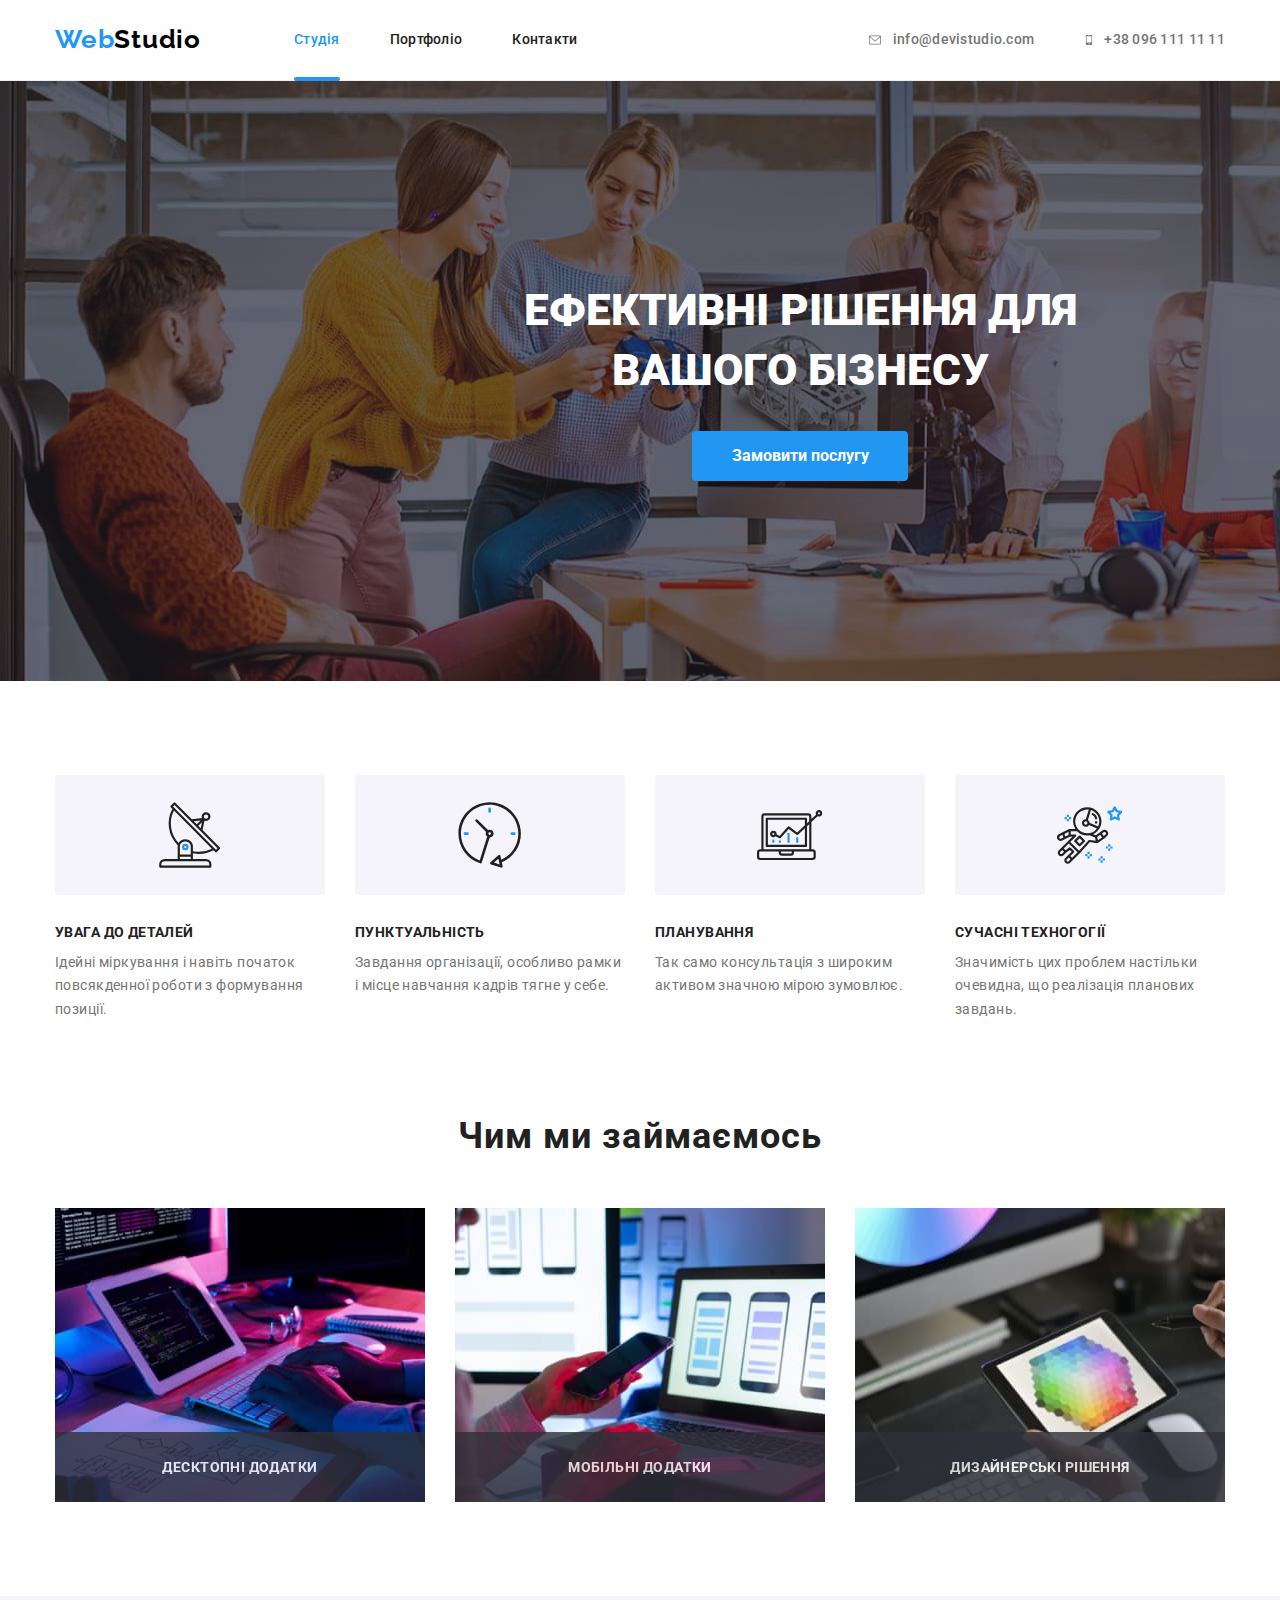
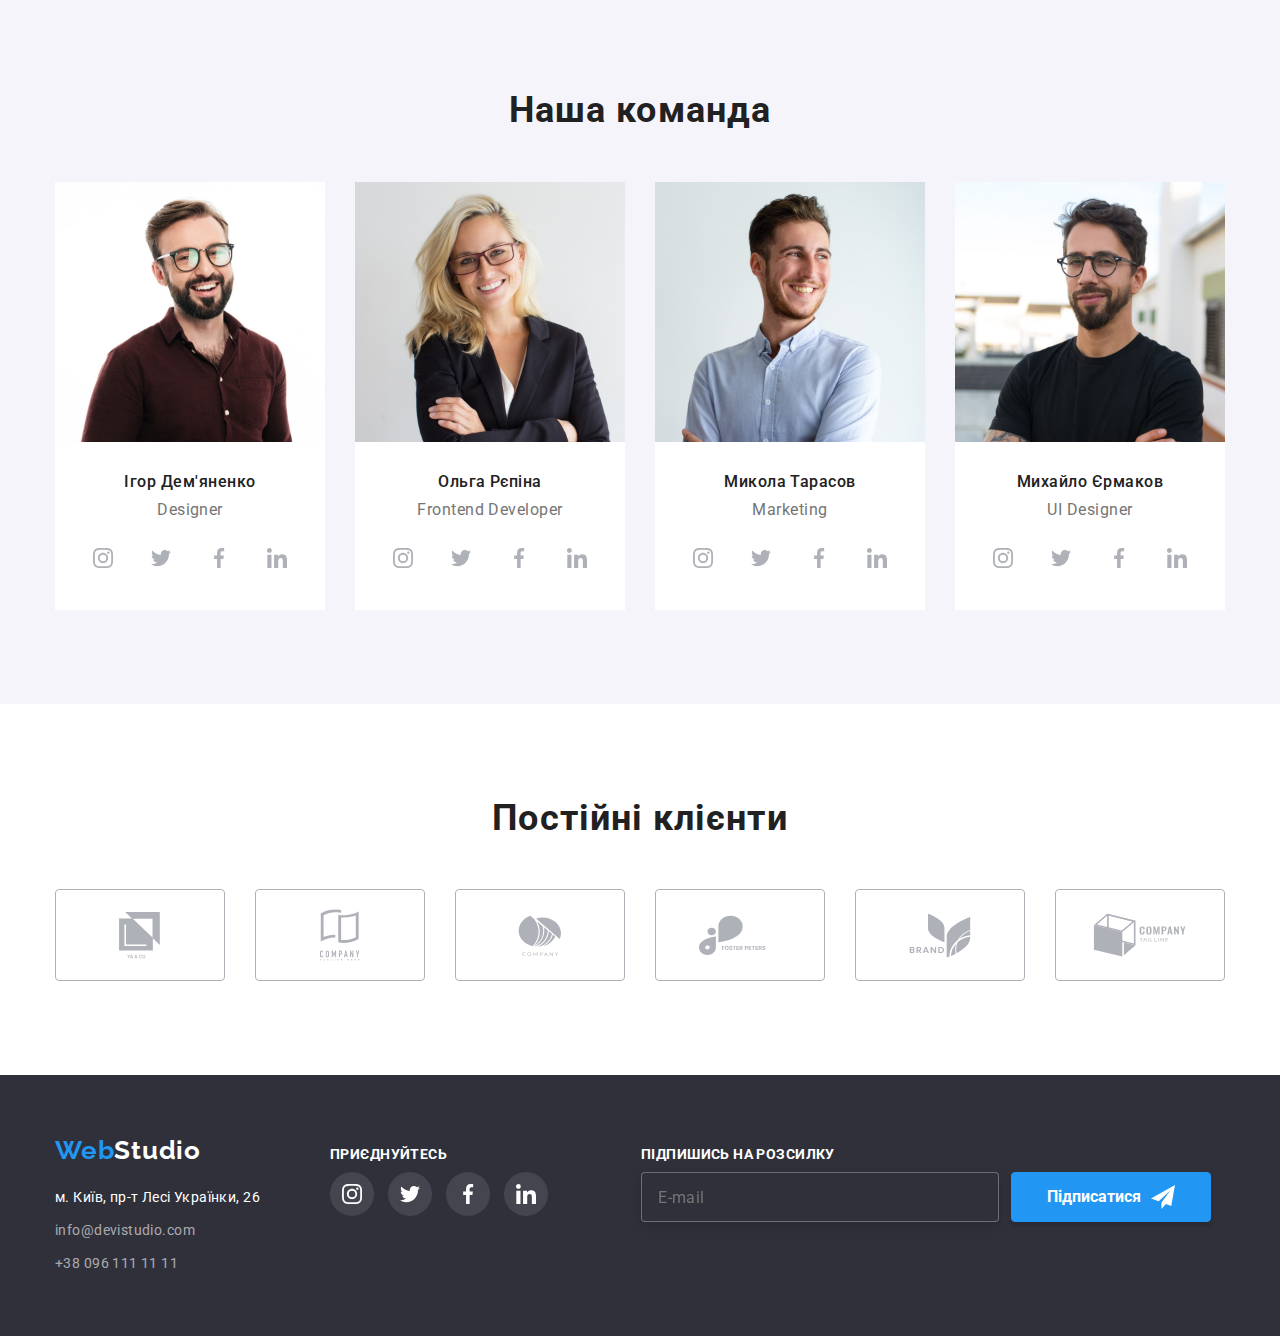
<file: index.html>
<!DOCTYPE html>
<html lang="uk">
  <head>
    <meta charset="UTF-8" />
    <meta http-equiv="X-UA-Compatible" content="IE=edge" />
    <meta name="viewport" content="width=device-width, initial-scale=1.0" />
    <title>Document</title>

    <link rel="preconnect" href="https://fonts.googleapis.com" />
    <link rel="preconnect" href="https://fonts.gstatic.com" crossorigin />
    <link
      href="https://fonts.googleapis.com/css2?family=Raleway:wght@700&family=Roboto:wght@400;500;700;900&display=swap"
      rel="stylesheet"
    />

    <link
      rel="stylesheet"
      href="https://cdnjs.cloudflare.com/ajax/libs/modern-normalize/1.1.0/modern-normalize.css"
    />

    <link rel="stylesheet" href="./css/styles.css" />
  </head>

  <body>
    <!-- верхня лінія -->
    <header class="header">
      <div class="main-nav container">
        <nav class="main-nav">
          <a href="./index.html" class="head-logo" lang="en">
            <span class="logo">Web</span>Studio</a
          >

          <ul class="site-nav list">
            <li class="item">
              <a href="./index.html" class="link current">Студія</a>
            </li>
            <li class="item">
              <a href="./portfolio.html" class="link">Портфоліо</a>
            </li>
            <li class="item"><a href="" class="link">Контакти</a></li>
          </ul>
        </nav>

        <ul class="adress-header">
          <li class="item">
            <a href="mailto:info@devistudio.com" class="nav-contact mail-icon">
              <svg width="16" height="12" class="fill-mail">
                <use href="./svg/symbol-defs.svg#icon-envelope"></use></svg>info@devistudio.com</a>
          </li>
          <li class="item">
            <a href="tel:+380961111111" class="nav-contact mobile-icon">
              <svg width="10" height="16" class="fill-mobile">
                <use href="./svg/symbol-defs.svg#icon-mobile"></use></svg>+38 096 111 11 11</a>
          </li>
        </ul>
      </div>
    </header>

    <main>
      <!-- шапка -->
      <div class="bg-img">
        <section class="hero">
          <div class="container">
            <h1 class="hero-description">
              ефективні рішення для вашого бізнесу
            </h1>
            <button type="button" class="hero-button" data-modal-open>
              Замовити послугу
            </button >


            <div class="backdrop is-hidden" data-modal>
              <div class="modal">
                <button type="button" data-modal-close class="modal-btn">
                  <svg class="modal-close">
                    <use href="./svg/symbol-defs.svg#icon-Vector"></use>
                  </svg>
                </button>
                <form class="modal-form" action="#">
                  <p class="modal-title">
                    Оставьте свои данные, мы вам перезвоним
                  </p>
                  <label class="modal-form-label">
                    Имя
                    <span class="form-input-wrap">
                      <input class="modal-form-input" type="text" name="user-name" minlength="3" pattern="[a-zA-Zа-яёА-ЯЁ]+"
                        title="Допустимы только знаки кириллицы и латиницы" />
                      <svg class="modal-form-input-icon">
                        <use href="./svg/symbol-defs.svg#icon-Vector-1"></use>
                      </svg>
                    </span>
                  </label>
                  <label class="modal-form-label">
                    Телефон
                    <span class="form-input-wrap">
                      <input class="modal-form-input" type="tel" name="user-phone" minlength="12" pattern="[0-9]{12}"
                        title="380123456789" />
                      <svg class="modal-form-input-icon">
                        <use href="./svg/symbol-defs.svg#icon-Vector-2"></use>
                      </svg>
                    </span>
                  </label>
                  <label class="modal-form-label">
                    Почта
                    <span class="form-input-wrap">
                      <input class="modal-form-input" type="email" name="user-email" required />
                      <svg class="modal-form-input-icon">
                        <use href="./svg/symbol-defs.svg#icon-Vector-3"></use>
                      </svg>
                    </span>
                  </label>
                  <label class="modal-form-label modal-form-label-message">
                    Комментарий
                    <textarea class="modal-form-message" name="user-message" placeholder="Введите текст"></textarea>
                  </label>
                  <input class="modal-check-box visually-hidden" type="checkbox" id="accept" />
                  <label class="modal-form-label modal-form-checkbox-label" for="accept">
                    Соглашаюсь с рассылкой и принимаю
                    <a href="#" class="modal-form-link">Условия договора</a>
                  </label>
                  <button class="modal-form-button" type="submit">
                    Отправить
                  </button>
                </form>
              </div>
            </div>
            <!-- <div class="backdrop is-hidden" data-modal>
              <div class="modal">
                
                <form class="">
                <p class="sent-data">Залиште свої дані, ми вам передзвонимо</p>
                  <div class="wrap-hero">
                    <label class="lable field">
                      Ім'я
                      <input type="text" name="username"  class="modal-input" autofocus/>
                      <svg width="12" height="12" class="Vector-1">
                        <use href="./svg/symbol-defs.svg#Vector-1"></use>
                      </svg>
                    </label>
                  </div>
                
                  <label class="lable">
                    Телефон
                    <input type="tel" name="phone_number" class="modal-input" />
                  </label>
                  <label class="lable">
                    Пошта
                    <input type="email" name="email" class="modal-input"/>
                  </label>
                  <label class="lable">
                    Коментар
                    <textarea class="enter-text" name="feedback" cols="30" rows="5" placeholder="Введіть текст"></textarea>
                  </label>





                  <label class="lable">
                    <input type="checkbox" name="Погоджуюся" value="Погоджуюся з розсилкою та приймаю Умови договору" class="checkbox" checked />
                    Погоджуюся з розсилкою та приймаю Умови договору
                  </label>
                  <button class="btn-sent" type="submit">Відправити</button>
                
                </form>
                
                <button data-modal-close class="close">
                  <svg width="11" height="11" class="icon-Vector">
                    <use href="./svg/symbol-defs.svg#icon-Vector"></use>
                  </svg>
                </button>
              </div>
            </div> -->
          </div>
        </section>
      </div>

      <!-- особливості -->
      <section class="section spesiality">
        <div class="container">
          <h2 class="visually-hidden">особливості</h2>
          <ul class="spesiality-ul">
            <li class="spesiality-li icon-antena">
              <a class="icon-spesiality">
                <svg width="65.32" height="70" class="">
                  <use href="./svg/symbol-defs.svg#icon-antenna"></use>
                </svg>
              </a>
              <h3 class="spesiality-title">увага до деталей</h3>
              <p class="spesiality-detail">
                Ідейні міркування і навіть початок повсякденної роботи з
                формування позиції.
              </p>
            </li>
            <li class="spesiality-li icon-clock">
              <a class="icon-spesiality">
                <svg width="65.32" height="70" class="">
                  <use href="./svg/symbol-defs.svg#icon-clock"></use>
                </svg>
              </a>
              <h3 class="spesiality-title">пунктуальність</h3>
              <p class="spesiality-detail">
                Завдання організації, особливо рамки і місце навчання кадрів
                тягне у себе.
              </p>
            </li>
            <li class="spesiality-li icon-diagram">
              <a class="icon-spesiality">
                <svg width="65.32" height="70" class="">
                  <use href="./svg/symbol-defs.svg#icon-diagram"></use>
                </svg>
              </a>
              <h3 class="spesiality-title">планування</h3>
              <p class="spesiality-detail">
                Так само консультація з широким активом значною мірою зумовлює.
              </p>
            </li>
            <li class="spesiality-li icon-austronaut">
              <a class="icon-spesiality">
                <svg width="65.32" height="70" class="">
                  <use href="./svg/symbol-defs.svg#icon-astronaut"></use>
                </svg>
              </a>
              <h3 class="spesiality-title">сучасні техногогії</h3>
              <p class="spesiality-detail">
                Значимість цих проблем настільки очевидна, що реалізація
                планових завдань.
              </p>
            </li>
          </ul>
        </div>
      </section>

      <!-- чим ми займаємося -->
      <section class="to-do-section">
        <div class="container">
          <h2 class="section to-do">Чим ми займаємось</h2>
          <ul class="block-to-do">
            <li class="to-do-img">
              <img src="images/img1.jpg" alt="Фото1" width="370" />
              <p class="link-p to-do-fon text-todo">десктопні додатки</p>
            </li>
            <li class="to-do-img">
              <img src="images/img2.jpg" alt="Фото2" width="370" />
              <p class="link-p to-do-fon text-todo">мобільні додатки</p>
            </li>
            <li class="to-do-img">
              <img src="images/img3.jpg" alt="Фото3" width="370" />
              <p class="link-p to-do-fon text-todo">дизайнерські рішення</p>
            </li>
          </ul>
        </div>
      </section>

      <!-- наша команда -->
      <section class="team-bacg-color">
        <div class="container">
          <h2 class="section team">Наша команда</h2>
          <ul class="block-team">
            <li class="fon-team team-root">
              <img
                src="./images/imgfoto1.jpg"
                alt="Ігор Дем'яненко"
                width="270"
              />
              <div class="div-team">
                <h3 class="name">Ігор Дем'яненко</h3>
                <p class="name-descript">Designer</p>
                <ul class="sosial-link text">
                  <li class="s-link instagram-team">
                    <a
                      href="https://www.instagram.com/"
                      target="“_blank”"
                      rel="nofollow noreferrer noopener"
                      class="icon-team"
                    >
                      <svg width="20" height="20" class="instagram-team">
                        <use href="./svg/symbol-defs.svg#icon-instagram"></use>
                      </svg>
                    </a>
                  </li>
                  <li class="s-link twitter-team">
                    <a
                      href="https://www.twitter.com/"
                      target="“_blank”"
                      rel="nofollow noreferrer noopener"
                      class="icon-team"
                    >
                      <svg width="20" height="20" class="twitter-team">
                        <use href="./svg/symbol-defs.svg#icon-twitter"></use>
                      </svg>
                    </a>
                  </li>
                  <li class="s-link facebook-team">
                    <a
                      href="https://www.facedook.com/"
                      target="“_blank”"
                      rel="nofollow noreferrer noopener"
                      class="icon-team"
                    >
                      <svg width="20" height="20" class="facebook-team">
                        <use href="./svg/symbol-defs.svg#icon-facebook"></use>
                      </svg>
                    </a>
                  </li>
                  <li class="s-link linkedin-team">
                    <a
                      href="https://www.linkedin.com/"
                      target="“_blank”"
                      rel="nofollow noreferrer noopener"
                      class="icon-team"
                    >
                      <svg width="20" height="20" class="linkedin-team">
                        <use href="./svg/symbol-defs.svg#icon-linkedin"></use>
                      </svg>
                    </a>
                  </li>
                </ul>
              </div>
            </li>
            <li class="fon-team team-root">
              <img src="./images/imgfoto2.jpg" alt="Ольга Рєпіна" width="270" />
              <div class="div-team">
                <h3 class="name">Ольга Рєпіна</h3>
                <p class="name-descript">Frontend Developer</p>
                <ul class="sosial-link text">
                  <li class="s-link instagram-team">
                    <a
                      href="https://www.instagram.com/"
                      target="“_blank”"
                      rel="nofollow noreferrer noopener"
                      class="icon-team"
                    >
                      <svg width="20" height="20" class="instagram-team">
                        <use href="./svg/symbol-defs.svg#icon-instagram"></use>
                      </svg>
                    </a>
                  </li>
                  <li class="s-link twitter-team">
                    <a
                      href="https://www.twitter.com/"
                      target="“_blank”"
                      rel="nofollow noreferrer noopener"
                      class="icon-team"
                    >
                      <svg width="20" height="20" class="twitter-team">
                        <use href="./svg/symbol-defs.svg#icon-twitter"></use>
                      </svg>
                    </a>
                  </li>
                  <li class="s-link facebook-team">
                    <a
                      href="https://www.facedook.com/"
                      target="“_blank”"
                      rel="nofollow noreferrer noopener"
                      class="icon-team"
                    >
                      <svg width="20" height="20" class="facebook-team">
                        <use href="./svg/symbol-defs.svg#icon-facebook"></use>
                      </svg>
                    </a>
                  </li>
                  <li class="s-link linkedin-team">
                    <a
                      href="https://www.linkedin.com/"
                      target="“_blank”"
                      rel="nofollow noreferrer noopener"
                      class="icon-team"
                    >
                      <svg width="20" height="20" class="linkedin-team">
                        <use href="./svg/symbol-defs.svg#icon-linkedin"></use>
                      </svg>
                    </a>
                  </li>
                </ul>
              </div>
            </li>
            <li class="fon-team team-root">
              <img
                src="./images/imgfoto3.jpg"
                alt="Микола Тарасов"
                width="270"
              />
              <div class="div-team">
                <h3 class="name">Микола Тарасов</h3>
                <p class="name-descript">Marketing</p>
                <ul class="sosial-link text">
                  <li class="s-link instagram-team">
                    <a
                      href="https://www.instagram.com/"
                      target="“_blank”"
                      rel="nofollow noreferrer noopener"
                      class="icon-team"
                    >
                      <svg width="20" height="20" class="instagram-team">
                        <use href="./svg/symbol-defs.svg#icon-instagram"></use>
                      </svg>
                    </a>
                  </li>
                  <li class="s-link twitter-team">
                    <a
                      href="https://www.twitter.com/"
                      target="“_blank”"
                      rel="nofollow noreferrer noopener"
                      class="icon-team"
                    >
                      <svg width="20" height="20" class="twitter-team">
                        <use href="./svg/symbol-defs.svg#icon-twitter"></use>
                      </svg>
                    </a>
                  </li>
                  <li class="s-link facebook-team">
                    <a
                      href="https://www.facedook.com/"
                      target="“_blank”"
                      rel="nofollow noreferrer noopener"
                      class="icon-team"
                    >
                      <svg width="20" height="20" class="facebook-team">
                        <use href="./svg/symbol-defs.svg#icon-facebook"></use>
                      </svg>
                    </a>
                  </li>
                  <li class="s-link linkedin-team">
                    <a
                      href="https://www.linkedin.com/"
                      target="“_blank”"
                      rel="nofollow noreferrer noopener"
                      class="icon-team"
                    >
                      <svg width="20" height="20" class="linkedin-team">
                        <use href="./svg/symbol-defs.svg#icon-linkedin"></use>
                      </svg>
                    </a>
                  </li>
                </ul>
              </div>
            </li>
            <li class="fon-team team-root">
              <img
                src="./images/imgfoto4.jpg"
                alt="Михайло Єрмаков"
                width="270"
              />
              <div class="div-team">
                <h3 class="name">Михайло Єрмаков</h3>
                <p class="name-descript">UI Designer</p>
                <ul class="sosial-link text">
                  <li class="s-link instagram-team">
                    <a
                      href="https://www.instagram.com/"
                      target="“_blank”"
                      rel="nofollow noreferrer noopener"
                      class="icon-team"
                    >
                      <svg width="20" height="20" class="instagram-team">
                        <use href="./svg/symbol-defs.svg#icon-instagram"></use>
                      </svg>
                    </a>
                  </li>
                  <li class="s-link twitter-team">
                    <a
                      href="https://www.twitter.com/"
                      target="“_blank”"
                      rel="nofollow noreferrer noopener"
                      class="icon-team"
                    >
                      <svg width="20" height="20" class="twitter-team">
                        <use href="./svg/symbol-defs.svg#icon-twitter"></use>
                      </svg>
                    </a>
                  </li>
                  <li class="s-link facebook-team">
                    <a
                      href="https://www.facedook.com/"
                      target="“_blank”"
                      rel="nofollow noreferrer noopener"
                      class="icon-team"
                    >
                      <svg width="20" height="20" class="facebook-team">
                        <use href="./svg/symbol-defs.svg#icon-facebook"></use>
                      </svg>
                    </a>
                  </li>
                  <li class="s-link linkedin-team">
                    <a
                      href="https://www.linkedin.com/"
                      target="“_blank”"
                      rel="nofollow noreferrer noopener"
                      class="icon-team"
                    >
                      <svg width="20" height="20" class="linkedin-team">
                        <use href="./svg/symbol-defs.svg#icon-linkedin"></use>
                      </svg>
                    </a>
                  </li>
                </ul>
              </div>
            </li>
          </ul>
        </div>
      </section>

      <!-- client -->
      <section class="client-bacg-color">
        <div class="container">
          <h2 class="section client">Постійні клієнти</h2>
          <ul class="block-client">
            <li class="fon-client client-root">
              <a href="#" class="icon-client">
                <svg width="41" height="46.7" class="group">
                  <use href="./svg/symbol-defs.svg#icon-group1"></use>
                </svg>
              </a>
            </li>
            <li class="fon-client client-root">
              <a href="#" class="icon-client">
                <svg width="40" height="52" class="group">
                  <use href="./svg/symbol-defs.svg#icon-group2"></use>
                </svg>
              </a>
            </li>
            <li class="fon-client client-root">
              <a href="#" class="icon-client">
                <svg width="43.46" height="41.18" class="group">
                  <use href="./svg/symbol-defs.svg#icon-group3"></use>
                </svg>
              </a>
            </li>
            <li class="fon-client client-root">
              <a href="#" class="icon-client">
                <svg width="84.44" height="40.62" class="group">
                  <use href="./svg/symbol-defs.svg#icon-group4"></use>
                </svg>
              </a>
            </li>
            <li class="fon-client client-root">
              <a href="#" class="icon-client">
                <svg width="62.54" height="45.43" class="group">
                  <use href="./svg/symbol-defs.svg#icon-group5"></use>
                </svg>
              </a>
            </li>
            <li class="fon-client client-root">
              <a href="#" class="icon-client">
                <svg width="93.79" height="43.93" class="group">
                  <use href="./svg/symbol-defs.svg#icon-group6"></use>
                </svg>
              </a>
            </li>
          </ul>
        </div>
      </section>
    </main>

    <!-- підвал -->
    <footer class="footer">
      <div class="container all-foot-container">
        <div class="foot-container">
          <a href="./index.html" class="foot-logo" lang="en">
            <span class="logo2">Web</span>Studio</a
          >

          <address class="adress-footer">
            <ul>
              <li class="footer-contacts">
                <a
                  href="https://goo.gl/maps/aEMZoAk3HxBRNMkt7"
                  target="“_blank”"
                  rel="nofollow noreferrer noopener"
                  class="map"
                  >м. Київ, пр-т Лесі Українки, 26</a
                >
              </li>
              <li class="footer-contacts">
                <a href="mailto:info@devistudio.com" class="foot-nav-contact"
                  >info@devistudio.com</a
                >
              </li>
              <li class="footer-contacts">
                <a href="tel:+380961111111" class="foot-nav-contact"
                  >+38 096 111 11 11</a
                >
              </li>
            </ul>
          </address>
        </div>

        <div class="add-container">
          <p class="link-p">приєднуйтесь</p>
          <ul class="sosial-link-foot">
            <li class="s-link-foot instagram">
              <a
                href="https://www.instagram.com/"
                target="“_blank”"
                rel="nofollow noreferrer noopener"
                class="icon-foot"
              >
                <svg width="20" height="20" class="instagram-team">
                  <use href="./svg/symbol-defs.svg#icon-instagram"></use>
                </svg>
              </a>
            </li>
            <li class="s-link-foot twitter">
              <a
                href="https://www.twitter.com/"
                target="“_blank”"
                rel="nofollow noreferrer noopener"
                class="icon-foot"
              >
                <svg width="20" height="20" class="twitter-team">
                  <use href="./svg/symbol-defs.svg#icon-twitter"></use>
                </svg>
              </a>
            </li>
            <li class="s-link-foot facebook">
              <a
                href="https://www.facedook.com/"
                target="“_blank”"
                rel="nofollow noreferrer noopener"
                class="icon-foot"
              >
                <svg width="20" height="20" class="facebook-team">
                  <use href="./svg/symbol-defs.svg#icon-facebook"></use>
                </svg>
              </a>
            </li>
            <li class="s-link-foot linkedin">
              <a
                href="https://www.linkedin.com/"
                target="“_blank”"
                rel="nofollow noreferrer noopener"
                class="icon-foot"
              >
                <svg width="20" height="20" class="linkedin-team">
                  <use href="./svg/symbol-defs.svg#icon-linkedin"></use>
                </svg>
              </a>
            </li>
          </ul>
        </div>

        <div class="distribution-container">
          <p class="link-p">підпишись на розсилку</p>

              <form class="wrap">
            <label>
              <input type="email" name="email" placeholder="E-mail" class="E-mail"/>
            </label>

            <button type="submit" class="sign">
              <span class="text-sign">Підписатися</span>
            <svg width="24" height="24" class="icon-send">
              <use href="./svg/symbol-defs.svg#icon-send"></use>
            </svg>
          </button>
              </form>
        </div>
      </div>
    </footer>
    <script src="./js/modal.js"></script>
  </body>
</html>
</file>
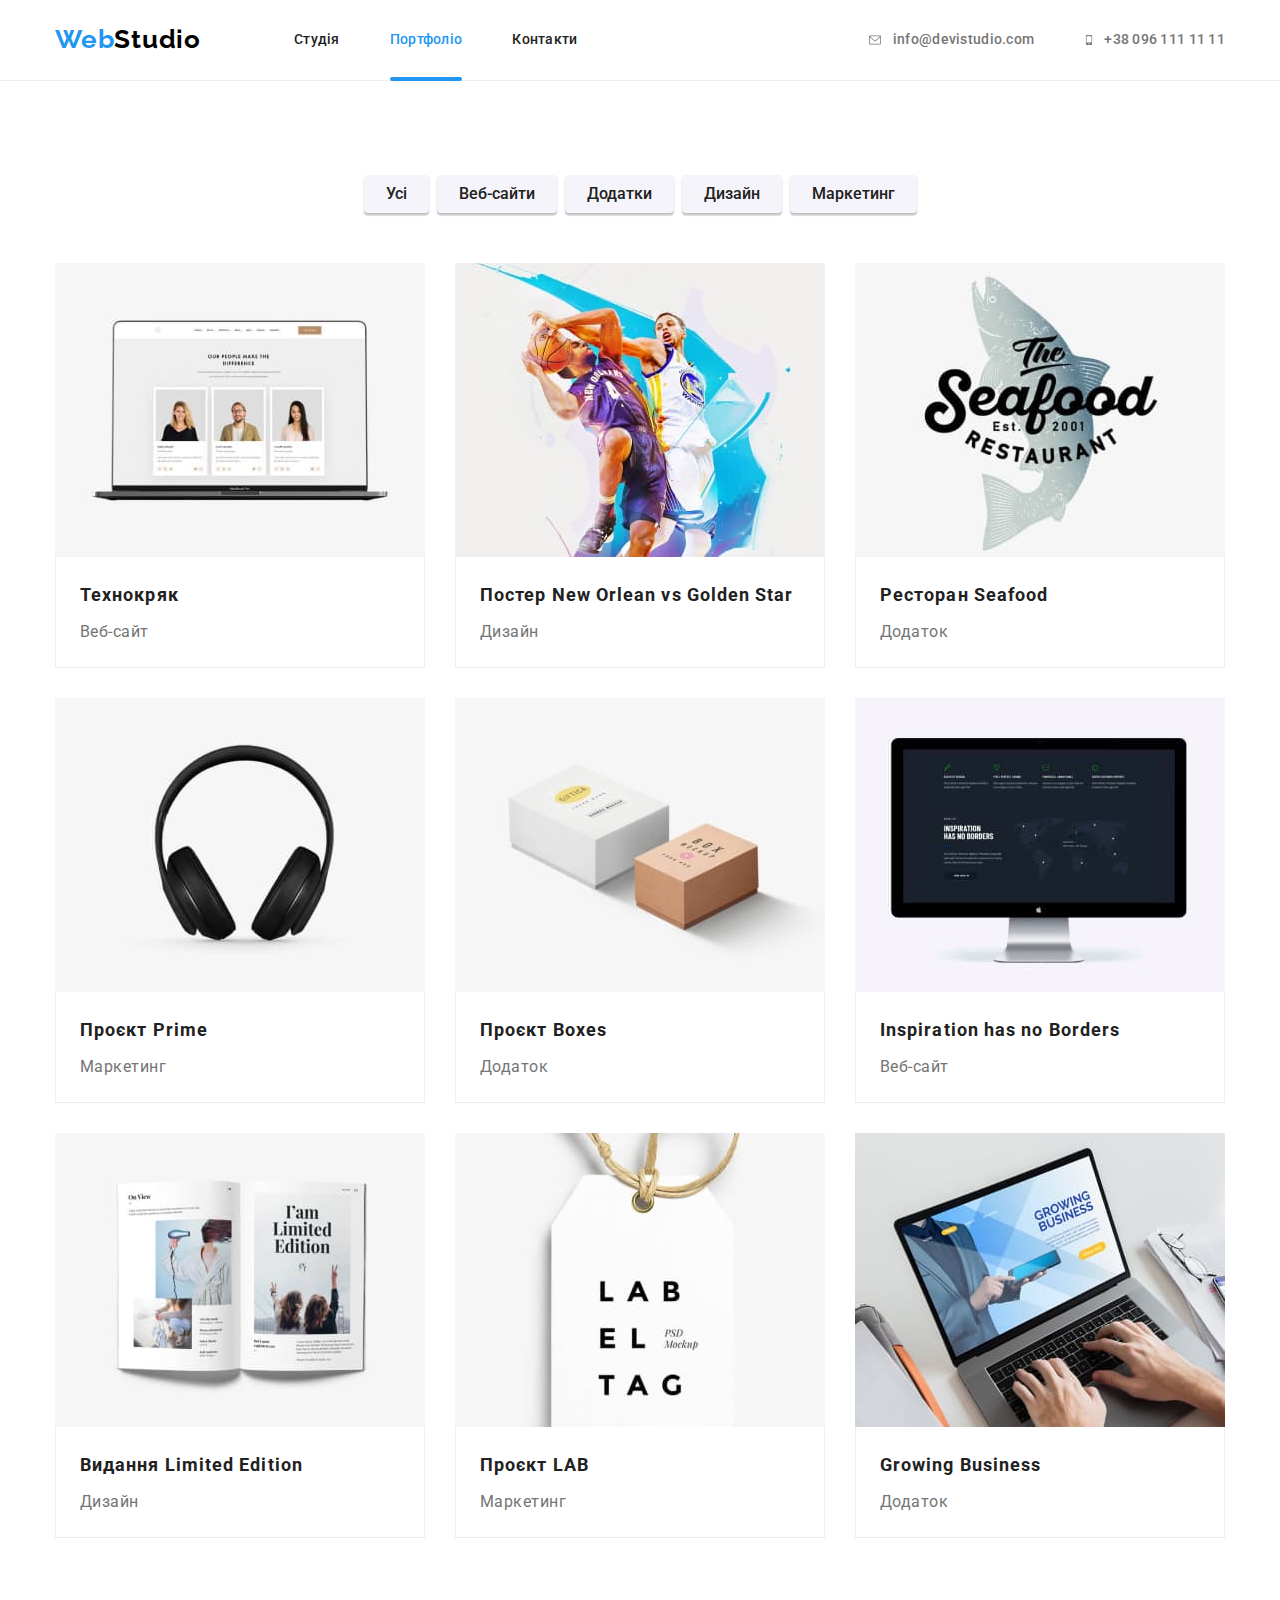
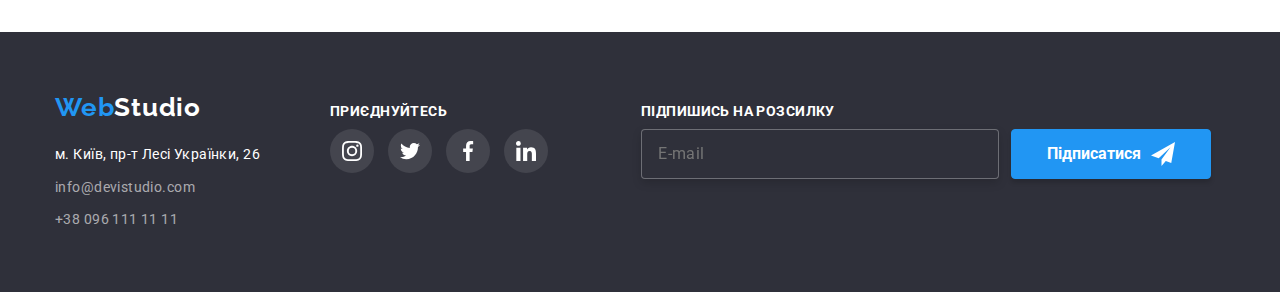
<file: portfolio.html>
<!DOCTYPE html>
<html lang="uk">

<head>
  <meta charset="UTF-8" />
  <meta http-equiv="X-UA-Compatible" content="IE=edge" />
  <meta name="viewport" content="width=device-width, initial-scale=1.0" />
  <title>Document</title>


  <link rel="preconnect" href="https://fonts.googleapis.com" />
  <link rel="preconnect" href="https://fonts.gstatic.com" crossorigin />
  <link href="https://fonts.googleapis.com/css2?family=Raleway:wght@700&family=Roboto:wght@400;500;700;900&display=swap"
    rel="stylesheet" />

  <link rel="stylesheet" href="https://cdnjs.cloudflare.com/ajax/libs/modern-normalize/1.1.0/modern-normalize.css">

  <link rel="stylesheet" href="./css/styles.css" />

</head>

<body>
  <!-- верхня лінія -->
  <header class="header">

    <div class="main-nav container">

      <nav class="main-nav">
        <a href="./index.html" class="head-logo" lang="en">
          <span class="logo">Web</span>Studio</a>

        <ul class="site-nav list">
          <li class="item"><a href="./index.html" class="link">Студія</a></li>
          <li class="item"><a href="./portfolio.html" class="link current">Портфоліо</a></li>
          <li class="item"><a href="" class="link">Контакти</a></li>
        </ul>
      </nav>

        <ul class="adress-header">
          <li class="item">
            <a href="mailto:info@devistudio.com" class="nav-contact mail-icon">
              <svg width="16" height="12" class="fill-mail">
                <use href="./svg/symbol-defs.svg#icon-envelope"></use>
              </svg>info@devistudio.com</a>
          </li>
          <li class="item">
            <a href="tel:+380961111111" class="nav-contact mobile-icon">
              <svg width="10" height="16" class="fill-mobile">
                <use href="./svg/symbol-defs.svg#icon-mobile"></use>
              </svg>+38 096 111 11 11</a>
          </li>
        </ul>
    </div>
  </header>


    <main>
      <section class="section-pf-nav">
        <div class="container">
        <h1 class="visually-hidden">Портфоліо</h1>
        <ul class="block-pf-nav btn">
          <li><button type="button" class="portfolio-button">Усі</button></li>
          <li><button type="button" class="portfolio-button">Веб-сайти</button></li>
          <li><button type="button" class="portfolio-button">Додатки</button></li>
          <li><button type="button" class="portfolio-button">Дизайн</button></li>
          <li><button type="button" class="portfolio-button">Маркетинг</button></li>
        </ul>

        <ul class="block-job">
          <li class="bacg-job pf-flex">
          <a href="" class="pf-a">
            <div class="product-thumb">
            <img src="./images/prod1.jpg" alt="Технокряк" width="370" class="img-pf"/>
              <div class="product-overlay">
              <p class="content">Ресурс пропонує комплексні пропозиції з різним рівнем функціоналу та сервісів. Все це дозволить відвідувачу отримати
            вичерпні відомості про компанію чи приватну особу.</p>
              </div>
             </div>
          
            <div class="job-type">
            <h2 class="job">Технокряк</h2>
            <p class="type">Веб-сайт</p>
            </div>
          </a>
          </li>




          <li class="bacg-job pf-flex">
            <a href="" class="pf-a">
              <div class="product-thumb">
            <img src="./images/prod2.jpg" alt="Постер New Orlean vs Golden Star" width="370" class="img-pf" />
             <div class="product-overlay">
              <p class="content">Ресурс пропонує комплексні пропозиції з різним рівнем функціоналу та сервісів. Все це дозволить відвідувачу отримати
            вичерпні відомості про компанію чи приватну особу.</p>
              </div>
             </div>
             
            <div class="job-type">
            <h2 class="job">Постер New Orlean vs Golden Star</h2>
            <p class="type">Дизайн</p>
            </div>
          </a>
          </li>
          <li class="bacg-job pf-flex">
            <a href="" class="pf-a">
              <div class="product-thumb">
            <img src="./images/prod3.jpg" alt="Ресторан Seafood" width="370" class="img-pf"/>
             <div class="product-overlay">
              <p class="content">Ресурс пропонує комплексні пропозиції з різним рівнем функціоналу та сервісів. Все це дозволить відвідувачу отримати
            вичерпні відомості про компанію чи приватну особу.</p>
              </div>
             </div>
             
            <div class="job-type">
            <h2 class="job">Ресторан Seafood</h2>
            <p class="type">Додаток</p>
            </div>
          </a>
          </li>
          <li class="bacg-job pf-flex">
            <a href="" class="pf-a">
              <div class="product-thumb">
            <img src="./images/prod4.jpg" alt="Проєкт Prime" width="370" class="img-pf" />
             <div class="product-overlay">
              <p class="content">Ресурс пропонує комплексні пропозиції з різним рівнем функціоналу та сервісів. Все це дозволить відвідувачу отримати
            вичерпні відомості про компанію чи приватну особу.</p>
              </div>
             </div>
             
            <div class="job-type">
            <h2 class="job">Проєкт Prime</h2>
            <p class="type">Маркетинг</p>
            </div>
          </a>
          </li>
          <li class="bacg-job pf-flex">
            <a href="" class="pf-a">
              <div class="product-thumb">
            <img src="./images/prod5.jpg" alt="Проєкт Boxes" width="370" class="img-pf"/>
             <div class="product-overlay">
              <p class="content">Ресурс пропонує комплексні пропозиції з різним рівнем функціоналу та сервісів. Все це дозволить відвідувачу отримати
            вичерпні відомості про компанію чи приватну особу.</p>
              </div>
             </div>
             
            <div class="job-type">
            <h2 class="job">Проєкт Boxes</h2>
            <p class="type">Додаток</p>
            </div>
          </a>
          </li>
          <li class="bacg-job pf-flex">
            <a href="" class="pf-a">
              <div class="product-thumb">
            <img src="./images/prod6.jpg" alt="Inspiration has no Borders" width="370" class="img-pf"/>
             <div class="product-overlay">
              <p class="content">Ресурс пропонує комплексні пропозиції з різним рівнем функціоналу та сервісів. Все це дозволить відвідувачу отримати
            вичерпні відомості про компанію чи приватну особу.</p>
              </div>
             </div>
             
            <div class="job-type">
            <h2 class="job">Inspiration has no Borders</h2>
            <p class="type">Веб-сайт</p>
            </div>
          </a>
          </li>
          <li class="bacg-job pf-flex">
            <a href="" class="pf-a">
              <div class="product-thumb">
            <img src="./images/prod7.jpg" alt="Видання Limited Edition" width="370" class="img-pf"/>
             <div class="product-overlay">
              <p class="content">Ресурс пропонує комплексні пропозиції з різним рівнем функціоналу та сервісів. Все це дозволить відвідувачу отримати
            вичерпні відомості про компанію чи приватну особу.</p>
              </div>
             </div>
             
            <div class="job-type">
            <h2 class="job">Видання Limited Edition</h2>
            <p class="type">Дизайн</p>
            </div>
          </a>
          </li>
          <li class="bacg-job pf-flex">
            <a href="" class="pf-a">
              <div class="product-thumb">
            <img src="./images/prod8.jpg" alt="Проєкт LAB" width="370" class="img-pf"/>
             <div class="product-overlay">
              <p class="content">Ресурс пропонує комплексні пропозиції з різним рівнем функціоналу та сервісів. Все це дозволить відвідувачу отримати
            вичерпні відомості про компанію чи приватну особу.</p>
              </div>
             </div>
             
            <div class="job-type">
            <h2 class="job">Проєкт LAB</h2>
            <p class="type">Маркетинг</p>
            </div>
          </a>
          </li>
          <li class="bacg-job pf-flex">
            <a href="" class="pf-a">
              <div class="product-thumb">
            <img src="./images/prod9.jpg" alt="Growing Business" width="370" class="img-pf"/>
             <div class="product-overlay">
              <p class="content">Ресурс пропонує комплексні пропозиції з різним рівнем функціоналу та сервісів. Все це дозволить відвідувачу отримати
            вичерпні відомості про компанію чи приватну особу.</p>
              </div>
             </div>
             
            <div class="job-type">
            <h2 class="job">Growing Business</h2>
            <p class="type">Додаток</p>
          </div>
        </a>
          </li>
        </ul>
        </div>
      </section>
    </main>


  <!-- підвал -->
    <footer class="footer">
      <div class="container all-foot-container">
        <div class="foot-container">
          <a href="./index.html" class="foot-logo" lang="en">
            <span class="logo2">Web</span>Studio</a>
    
          <address class="adress-footer">
            <ul>
              <li class="footer-contacts">
                <a href="https://goo.gl/maps/aEMZoAk3HxBRNMkt7" target="“_blank”" rel="nofollow noreferrer noopener"
                  class="map">м. Київ, пр-т Лесі Українки, 26</a>
              </li>
              <li class="footer-contacts">
                <a href="mailto:info@devistudio.com" class="foot-nav-contact">info@devistudio.com</a>
              </li>
              <li class="footer-contacts">
                <a href="tel:+380961111111" class="foot-nav-contact">+38 096 111 11 11</a>
              </li>
            </ul>
          </address>
        </div>
    
        <div class="add-container">
          <p class="link-p">приєднуйтесь</p>
          <ul class="sosial-link-foot">
            <li class="s-link-foot instagram">
              <a href="https://www.instagram.com/" target="“_blank”" rel="nofollow noreferrer noopener" class="icon-foot">
                <svg width="20" height="20" class="instagram-team">
                  <use href="./svg/symbol-defs.svg#icon-instagram"></use>
                </svg>
              </a>
            </li>
            <li class="s-link-foot twitter">
              <a href="https://www.twitter.com/" target="“_blank”" rel="nofollow noreferrer noopener" class="icon-foot">
                <svg width="20" height="20" class="twitter-team">
                  <use href="./svg/symbol-defs.svg#icon-twitter"></use>
                </svg>
              </a>
            </li>
            <li class="s-link-foot facebook">
              <a href="https://www.facedook.com/" target="“_blank”" rel="nofollow noreferrer noopener" class="icon-foot">
                <svg width="20" height="20" class="facebook-team">
                  <use href="./svg/symbol-defs.svg#icon-facebook"></use>
                </svg>
              </a>
            </li>
            <li class="s-link-foot linkedin">
              <a href="https://www.linkedin.com/" target="“_blank”" rel="nofollow noreferrer noopener" class="icon-foot">
                <svg width="20" height="20" class="linkedin-team">
                  <use href="./svg/symbol-defs.svg#icon-linkedin"></use>
                </svg>
              </a>
            </li>
          </ul>
        </div>
    
        <div class="distribution-container">
          <p class="link-p">підпишись на розсилку</p>
        
          <form class="wrap">
            <label>
              <input type="email" name="email" placeholder="E-mail" class="E-mail" />
            </label>
        
            <button type="submit" class="sign">
              <span class="text-sign">Підписатися</span>
              <svg width="24" height="24" class="icon-send">
                <use href="./svg/symbol-defs.svg#icon-send"></use>
              </svg>
            </button>
          </form>
        </div>
      </div>
    </footer>
    <script src="./js/modal.js"></script>
    </body>
    
    </html>
</file>
<file: css/styles.css>
/* main text color #212121 */
/* secondary text color #757575 */
/* logo color #2196F3  #FFFFFF */
/* bacground color #2F303A */
/* wite color #F5F5F5 */

:root {
  --primary-text-color: #212121;
  --secondary-text-color: #757575;
  --accent-color: #2196f3;
  --white-btn-color: #ffffff;
  --most-background-color: #f5f5f5;
  --dark-background-color: #f5f4fa;
  --black-color: #000;
  --border-pf: #eeeeee;
  --footer-bg-color: #2f303a;
  --hero-btn: #188ce8;
  --border-client: #afb1b8;
  --transition-timing:250ms cubic-bezier(0.4, 0, 0.2, 1);
  --links-hover-color:#2196F3;
}

ul,
p {
  list-style: none;
  margin: 0;
  padding: 0;
}
a {
  text-decoration: none;
}

img {
  display: block;
  max-width: 100%;
  height: auto;
}
.visually-hidden {
  position: absolute;
  white-space: nowrap;
  width: 1px;
  height: 1px;
  overflow: hidden;
  border: 0;
  padding: 0;
  clip: rect(0, 0, 0, 0);
  clip-path: inset(50%);
  margin: -1px;
}

/* * {
  outline: 1px solid green;
} */

body {
  background-color: #ffffff;
  /* var(--most-background-color); */
  color: var(--primary-text-color);
  font-family: "Roboto", sans-serif;
}
.container {
  width: 1200px;
  margin-left: auto;
  margin-right: auto;
  padding-left: 15px;
  padding-right: 15px;
}





/* верхня лінія */
.header {
  background: var(--white-btn-color);
  border-bottom: 1px solid var(--border-pf);
}
.head-logo {
  /* margin: 0; */
  margin-right: 93px;
  padding-top: 24px;
  padding-bottom: 25px;

  color: var(--black-color);
  font-family: "Raleway", sans-serif;
  font-weight: 700;
  font-size: 26px;
  line-height: 1.19;
  letter-spacing: 0.03em;
}

.logo {
  color: var(--accent-color);
  font-family: "Raleway", sans-serif;
  /* padding-top: 24px;
  padding-bottom: 25px; */
}










/* navigation */

.main-nav {
  display: flex;
  align-items: center;
  /* padding: 0; */
}
.site-nav {
  display: flex;
}

.site-nav .item:not(:last-child) {
  margin-right: 50px;
}

.site-nav .link {
  display: block;
  /* margin: 0; */
  padding-top: 32px;
  padding-bottom: 32px;

  color: var(--primary-text-color);
  font-weight: 500;
  font-size: 14px;
  line-height: 1.14;
  letter-spacing: 0.02em;
  transition: color 250ms cubic-bezier(0.4, 0, 0.2, 1);
}

.site-nav .link:hover,
.site-nav .link:focus,
.site-nav .link.current,
.nav-contact:hover,
.nav-contact:focus,
.map:focus,
.map:hover,
.foot-nav-contact:hover,
.foot-nav-contact:focus {
  color: var(--accent-color);
}

.site-nav .current{
  position: relative;
  display: block;
  color: var(--accent-color);
}

.item .current::after{
  position: absolute;
  bottom: -1px;
  display: block;
  content: "";
  width: 100%;
  height: 4px;
  background-color: var(--accent-color);
  border-radius: 2px;
}

.nav-contact {
  display: block;
  /* display: flex;
  margin: 0;
  padding: 0; */
  padding-top: 32px;
  padding-bottom: 32px;
  /* min-width: 122px; */

  color: var(--secondary-text-color);
  font-weight: 500;
  font-size: 14px;
  line-height: 1.14;
  letter-spacing: 0.02em;
  transition: color 250ms cubic-bezier(0.4, 0, 0.2, 1);
  
}

.adress-header {
  display: flex;
  margin-left: auto;
}

.adress-header .item + .item {
  margin-left: 50px;
  /* padding-right: 15px; */
}

.button {
  display: inline-block;
  border: 1px solid transparent;
  border-radius: 4px;
  text-align: center;
}

.mail-icon,
.mobile-icon {
  display: flex;
  align-items: center;
  gap: 10px;
}

.fill-mail,
.fill-mobile {
  fill: var(--secondary-text-color);
  transition: fill 250ms cubic-bezier(0.4, 0, 0.2, 1);
}

.nav-contact:focus .fill-mail,
.nav-contact:hover .fill-mail,
.nav-contact:hover .fill-mobile,
.nav-contact:focus .fill-mobile {
  fill: var(--accent-color);
}










/* hero */
.hero {
  padding: 200px 0;
  background-color: var(--footer-bg-color);
  background-image: linear-gradient(
      rgba(47, 48, 58, 0.4),
      rgba(47, 48, 58, 0.4)
    ),
    url(../images/fon.jpg);
  text-align: center;
  width: 1600px;
  margin: auto;
}

.hero-description {
  max-width: 696px;
  margin: 0 auto 30px;

  color: var(--white-btn-color);
  /* background: var(--footer-bg-color); */
  text-transform: uppercase;
  font-weight: 900;
  font-size: 44px;
  line-height: 1.36;
}

.hero-button {
  display: inline-block;
  padding: 10px 32px;
  border: none;
  color: var(--white-btn-color);
  background: var(--accent-color);
  font-weight: 700;
  font-size: 16px;
  line-height: 1.87;
 
  border-radius: 4px;
  font-family: "Roboto", sans-serif;
  width: 216px;
  cursor: pointer;
  transition: background-color 250ms cubic-bezier(0.4, 0, 0.2, 1);
}

.hero-button:hover,
.hero-button:focus {
  background: var(--hero-btn);
  box-shadow: 0px 4px 4px rgba(0, 0, 0, 0.15);
  border-radius: 4px;
}




/* modal fild */

.backdrop {
  width: 100vw;
  height: 100vh;
  position: fixed;
  top: 0;
  left: 0;
  background: rgba(0, 0, 0, 0.2);
  transition: visibility 500ms var(--transition-timing),
    opacity 1000ms var(--transition-timing);
}

.modal {
  position: absolute;
  min-width: 528px;
  min-height: 581px;
  top: 50%;
  left: 50%;
  transform: translate(-50%, -50%) scale(1) rotate(0deg);
  background-color: #FFFFFF;
  box-shadow: 0px 1px 3px rgba(0, 0, 0, 0.12), 0px 1px 1px rgba(0, 0, 0, 0.14),
    0px 2px 1px rgba(0, 0, 0, 0.2);
  border-radius: 4px;
  transition: transform 500ms var(--transition-timing);
}

/* .backdrop.is-hidden .modal {
  transform: translate(-50%, -50%) scale(0.1) rotate(180deg);
  transition: transform 500ms var(--transition-timing);
} */

.modal-btn {
  display: flex;
  justify-items: center;
  align-items: center;
  width: 30px;
  height: 30px;
  position: absolute;
  top: 8px;
  right: 8px;
  border: 1px solid rgba(0, 0, 0, 0.1);
  border-radius: 50%;
  background-color: inherit;
}

.modal-close {
  width: 18px;
  height: 18px;
  cursor: pointer;
}

.modal-close:hover {
  fill: var(--links-hover-color);
}

.is-hidden {
  visibility: hidden;
  opacity: 0;
  pointer-events: none;
}

.modal-form {
  display: flex;
  flex-direction: column;
  padding: 40px;
}

.modal-title {
  margin-bottom: 12px;
  font-weight: 700;
  font-size: 20px;
  line-height: 1.15;
  text-align: center;
  letter-spacing: 0.03em;
  color: var(--primary-text-color);
}

.modal-form-label {
  margin-bottom: 10px;
  font-size: 12px;
  line-height: 1.17;
  letter-spacing: 0.01em;
  color: var(--secondary-text-color);
  text-align: left;
}

.modal-form-label-message {
  margin-bottom: 20px;
}

.form-input-wrap {
  display: block;
  position: relative;
  margin-top: 4px;
}

.form-input-wrap:hover .modal-form-input-icon {
  fill: var(--links-hover-color);
}

.form-input-wrap:hover .modal-form-input {
  border-color: var(--links-hover-color);
}

.modal-form-input {
  width: 100%;
  height: 40px;
  padding-left: 42px;
  border: 1px solid rgba(33, 33, 33, 0.2);
  border-radius: 4px;
  caret-color: var(--links-hover-color);
  transition: border-color var(--transition-duration) var(--transition-timing);
}

.modal-form-message:hover,
.modal-form-input:focus,
.modal-form-message:focus {
  outline: none;
  border-color: var(--links-hover-color);
}

.modal-form-input:focus+.modal-form-input-icon {
  fill: var(--links-hover-color);
}

.modal-form-input-icon {
  position: absolute;
  top: 50%;
  left: 12px;
  width: 18px;
  height: 18px;
  transform: translateY(-50%);
  fill: var(--primary-text-color);
  transition: fill var(--transition-duration) var(--transition-timing);
}

.modal-form-message {
  display: block;
  width: 100%;
  height: 120px;
  margin-top: 4px;
  padding: 12px 16px;
  border: 1px solid rgba(33, 33, 33, 0.2);
  border-radius: 4px;
  resize: none;
  caret-color: var(--links-hover-color);
  transition: border-color var(--transition-duration) var(--transition-timing);
}

.modal-form-message::placeholder {
  font-size: 14px;
  line-height: 1.14;
  letter-spacing: 0.01em;
  color: rgba(117, 117, 117, 0.5);
}

.modal-form-button {
  align-self: center;
  min-width: 200px;
  min-height: 50px;
  border: 0;
  border-radius: 4px;
  font-weight: 700;
  font-size: 16px;
  line-height: 1.88;
  letter-spacing: 0.06em;
  color: #FFFFFF;
  background-color: var(--links-hover-color);
  box-shadow: 0px 4px 4px rgba(0, 0, 0, 0.15);
  transition: background-color var(--transition-duration) var(--transition-timing);
}

.modal-form-checkbox-label {
  display: flex;
  justify-content: center;
  align-items: center;
  margin-bottom: 30px;
  font-size: 14px;
  line-height: 1.71;
  letter-spacing: 0.03em;
  color: var(--secondary-text-color);
  cursor: pointer;
}

.modal-check-box:checked+.modal-form-checkbox-label::before {
  border: none;
  background-image: url(../images/check.jpg);
}

.modal-form-checkbox-label:hover::before,
.modal-check-box:focus+.modal-form-checkbox-label::before {
  border-color: var(--links-hover-color);
}

.modal-form-checkbox-label::before {
  display: block;
  content: '';
  width: 16px;
  height: 15px;
  margin-right: 7px;
  cursor: pointer;
  border: 2px solid var(--primary-text-color);
  border-radius: 2px;
  transition: border-color var(--transition-duration) var(--transition-timing);
}

.modal-form-link {
  margin-left: 5px;
  text-decoration-line: underline;
  color: var(--links-hover-color);
}

.modal-form-checkbox .modal-form-button:hover,
.modal-form-button:focus {
  background: var(--button-hover-color);
}







/* section */
.section,
.name,
.spesiality-title {
  color: var(--primary-text-color);
  margin: 0;
  padding: 0;
}

.section {
  font-weight: 700;
  font-size: 36px;
  line-height: 1.16;
  text-align: center;
  letter-spacing: 0.03em;

  /* background-color: var(--most-background-color); */
}

.name-descript,
.spesiality-detail {
  color: var(--secondary-text-color);
}













/* особливості */
.spesiality {
  padding: 94px 0;
}

.spesiality-ul {
  /* display: inline-block; */
  display: flex;
  flex-wrap: wrap;
  /* margin-right: -30px; */
}

.spesiality-li {
  flex-basis: calc((100% - 3 * 30px) / 4);
  text-align: left;
}
.spesiality-li:not(:last-child) {
  margin-right: 30px;
}

/* .spesiality-li::before{
  display: block;
  content: "";
  height: 120px;
  background-size: contain;
  background-repeat: no-repeat;
  background-position: center;
  background: #F5F4FA;
  border-radius: 4px;
  margin-bottom: 30px;

} */
.icon-spesiality {
  flex-basis: calc((100% - 3 * 30px) / 4);
  width: 270px;
  height: 120px;
  border-radius: 4px;
  background: #f5f4fa;
  margin-bottom: 30px;
  /* width: 100%;
          height: 100%; */
  display: flex;
  justify-content: center;
  align-items: center;
}
/* .spesiality-ul .icon-antena::before{
  background-image: url("../svg/antenna\ 1.svg");
  background-repeat: no-repeat;
  background-position: center;
}

.spesiality-ul .icon-clock::before {
  background-image: url("../svg/clock\ 1.svg");
  background-repeat: no-repeat;
  background-position: center;
}

.spesiality-ul .icon-diagram::before {
  background-image: url("../svg/diagram\ 1.svg");
  background-repeat: no-repeat;
  background-position: center;
}

.spesiality-ul .icon-austronaut::before {
  background-image: url("../svg/astronaut\ 1.svg");
  background-repeat: no-repeat;
  background-position: center;
} */

.spesiality-title {
  margin-bottom: 10px;
  font-weight: 700;
  font-size: 14px;
  line-height: 1.14;
  letter-spacing: 0.03em;
  text-transform: uppercase;
}

.spesiality-detail {
  font-weight: 400;
  font-size: 14px;
  line-height: 1.71;
  letter-spacing: 0.03em;
}














/* чим ми займаємось*/
.block-to-do {
  display: flex;
  flex-wrap: wrap;
}
.to-do-section {
  padding-bottom: 94px;
}
.to-do {
  /* padding-bottom: 50px; */
  margin-bottom: 50px;
}

.to-do-img:not(:last-child) {
  margin-right: 30px;
}

.to-do-img{
  position: relative;
  display: flex;
  justify-content: center;
  align-items: flex-end;
}

.to-do-img .link-p{
  margin-bottom: 0;

}
.to-do-fon{
  width: 370px;
  height: 70px;
  position: absolute;
    /* left: 50%;
  top: 50%;
  transform: translate(-20%, -20%); */
  background-color: #2F303A;
  opacity: 0.8;
}

.text-todo{
  display: flex;
  align-items: center;
  justify-content: center;
}












/* наша команда */
.block-team {
  display: flex;
  flex-wrap: wrap;
}
.team {
  margin-bottom: 50px;
  /* padding-top: 94px; */
}
.team-bacg-color {
  background-color: var(--dark-background-color);
  padding: 94px 0;
}
.fon-team {
  background-color: var(--white-btn-color);
}

.team-root {
  flex-basis: calc((100% - 3 * 30px) / 4);
  /* padding-bottom: 94px; */
}

.fon-team:not(:last-child) {
  margin-right: 30px;
}
.name {
  /* padding-top: 30px; */
  margin-bottom: 10px;
  font-weight: 500;
  font-size: 16px;
  line-height: 19px;
  text-align: center;
  letter-spacing: 0.03em;
}

.name-descript {
  /* padding-bottom: 30px; */
  margin-bottom: 16px;
  font-weight: 400;
  font-size: 16px;
  line-height: 1.18;
  text-align: center;
  letter-spacing: 0.03em;
}

.div-team {
  padding-top: 30px;
  padding-bottom: 30px;
  text-align: center;
}

.div-team .text {
  color: #afb1b8;
}


.icon-team {
  fill: #afb1b8;
  width: 100%;
  height: 100%;
  display: flex;
  justify-content: center;
  align-items: center;
  border-radius: 50px;
  transition: background-color 250ms cubic-bezier(0.4, 0, 0.2, 1);
}

.s-link {
  display: inline-block;
  /* margin-top: 16px; */
  height: 44px;
  width: 44px;
  border-radius: 50px;
}

.icon-team:focus,
.icon-team:hover{
  background-color: var(--accent-color);
}


.icon-team:hover .linkedin-team,
.icon-team:focus .linkedin-team,
.icon-team:hover .twitter-team,
.icon-team:focus .twitter-team,
.icon-team:hover .instagram-team,
.icon-team:focus .instagram-team,
.icon-team:hover .facebook-team,
.icon-team:focus .facebook-team {
  fill: #ffffff;
  
}

.linkedin-team,
.linkedin-team,
.twitter-team,
.twitter-team,
.instagram-team,
.instagram-team,
.facebook-team,
.facebook-team
{
transition: fill 250ms cubic-bezier(0.4, 0, 0.2, 1);
}
/* .s-link:hover,
.s-link:focus'{
  background-color: var(--accent-color);
} */


















/* client */

.client-bacg-color {
  /* background-color: var(--most-background-color); */
  background-color: white;
  padding: 94px 0;
}

.block-client {
  display: flex;
  flex-wrap: wrap;
}
.client {
  margin-bottom: 50px;
}

.icon-client {
  fill: #afb1b8;
  width: 100%;
  height: 100%;
  display: flex;
  align-items: center;
  justify-content: center;
   border: 1px solid var(--border-client);
  border-radius: 4px;
  transition: border 250ms cubic-bezier(0.4, 0, 0.2, 1), fill 250ms cubic-bezier(0.4, 0, 0.2, 1);
}

.client-root {
  flex-basis: calc((100% - 5 * 30px) / 6);
  width: 170px;
  height: 92px;
  
  /* align-items: center;
  display: flex;
  justify-content: center; */
}

.fon-client:not(:last-child) {
  margin-right: 30px;
}



.icon-client:hover,
.icon-client:focus{
    border: 1px solid var(--accent-color);
  border-radius: 4px;
}


.icon-client:hover .group,
.icon-client:focus .group {

  fill: var(--accent-color);
}

.s-link:not(:last-child) {
  margin-right: 10px;
}

.group{
  transition: border 2250ms cubic-bezier(0.4, 0, 0.2, 1), fill 2250ms cubic-bezier(0.4, 0, 0.2, 1);
}









/* підвал */
.footer {
  padding: 60px 0;
  background-color: var(--footer-bg-color);
  font-style: normal;
}

.adress-footer {
  background-color: var(--footer-bg-color);
  font-style: normal;
}
.foot-container {
  margin-right: 70px;
}
.foot-logo {
  /* padding-top: 60px; */
  display: inline-block;
  margin-bottom: 20px;
  color: var(--white-btn-color);
  font-family: "Raleway", sans-serif;
  font-weight: 700;
  font-size: 26px;
  line-height: 1.19;
  letter-spacing: 0.03em;
}

.logo2 {
  color: var(--accent-color);
  font-family: "Raleway", sans-serif;
}

.map {
  color: var(--white-btn-color);
  font-weight: 400;
  font-size: 14px;
  line-height: 1.71;
  letter-spacing: 0.03em;
  transition: color 250ms cubic-bezier(0.4, 0, 0.2, 1);
}
.foot-nav-contact {
  font-weight: 400;
  font-size: 14px;
  line-height: 1.71;
  letter-spacing: 0.03em;

  color: rgba(255, 255, 255, 0.6);
  transition: color 250ms cubic-bezier(0.4, 0, 0.2, 1);
}

.footer-contacts:not(:last-child) {
  margin-bottom: 9px;
}






/* приєднуйтесь */

.sosial-link-foot {
  /* display: flex; */
  flex-wrap: wrap;
}

.link-p {
  font-family: "Roboto";
  font-style: normal;
  font-weight: 700;
  font-size: 14px;
  line-height: 16px;
  letter-spacing: 0.03em;
  text-transform: uppercase;
  margin-bottom: 10px;
  color: var(--white-btn-color);
}
.all-foot-container {
  display: flex;
  align-items: baseline;
}


.icon-foot {
  fill: #ffffff;
  width: 100%;
  height: 100%;
  display: flex;
  justify-content: center;
  align-items: center;
  border-radius: 50px;
  transition: fill 250ms cubic-bezier(0.4, 0, 0.2, 1), background-color 250ms cubic-bezier(0.4, 0, 0.2, 1);
}
.s-link-foot {
  display: inline-block;
  height: 44px;
  width: 44px;
  border-radius: 50px;
  background: rgba(255, 255, 255, 0.1);
}

/* .instagram-foot{
  background: rgba(255, 255, 255, 0.1);
  background-image: url(../svg/instagram\ 2.svg);
  background-size: 20px;
  background-repeat: no-repeat;
  background-position: center;
}

.twitter{
    background: var(--accent-color);
      background-image: url(../svg/twitter\ 1.svg);
      background-size: 20px;
      background-repeat: no-repeat;
      background-position: center;
}

.facebook{
    background: rgba(255, 255, 255, 0.1);
    background-image: url(../svg/facebook\ 1.svg);
    background-size: 20px;
    background-repeat: no-repeat;
    background-position: center;
  }

  .linkedin{
    fill: rgba(255, 255, 255, 0.1);
    /* background: rgba(255, 255, 255, 0.1);
    background-image: url(../svg/linkedin\ 1.svg);
    background-size: 20px;
    background-repeat: no-repeat;
    background-position: center; */

.s-link-foot:not(:last-child) {
  margin-right: 10px;
}

.icon-foot:hover,
.icon-foot:focus {
  background: var(--accent-color);

}

.icon-foot:hover .linkedin-team,
.icon-foot:focus .linkedin-team,
.icon-foot:hover .twitter-team,
.icon-foot:focus .twitter-team,
.icon-foot:hover .instagram-team,
.icon-foot:focus .instagram-team,
.icon-foot:hover .facebook-team,
.icon-foot:focus .facebook-team {
  background-color: var(--accent-color);
}



.add-container{
  margin-right: 93px;
}



/* підпишись */

/* .distribution-foot{
  display: flex;
  flex-wrap: wrap;
}

.distribution-li{
  display: flex;
  flex-wrap: wrap;
} */

.E-mail{
  display: flex;
  align-items: center;
  letter-spacing: 0.03em;
  width: 358px;
  height: 50px;
  padding-left: 16px;
  
  color: rgba(255, 255, 255, 0.6);
  background-color: var(--footer-bg-color) ;
  border: 1px solid rgba(255, 255, 255, 0.3);
  filter: drop-shadow(0px 4px 4px rgba(0, 0, 0, 0.15));
  border-radius: 4px;
}

.sign{
  display: flex;
  align-items: center;
  text-align: center;
  justify-content: center;
  gap: 10px;
  
  color: #FFFFFF;
  width: 200px;
  height: 50px;
  font-family: 'Roboto';
  font-style: normal;
  font-weight: 700;
  font-size: 16px;
  line-height: 30px;
    background: #2196F3;
    border: 1px solid #2196F3;
      box-shadow: 0px 4px 4px rgba(0, 0, 0, 0.15);
      border-radius: 4px;
      cursor: pointer;
}

.distribution-li:not(:last-child) {
  margin-right: 10px;
}

.sign:focus,
.sign:hover,
.text-sign{
  fill: #188CE8;
}

.wrap{
  display: flex;
  flex-wrap: wrap;
  gap: 12px;
}

.sign:hover,
.sing:focus {
  background: var(--hero-btn);
  transition: background-color 250ms cubic-bezier(0.4, 0, 0.2, 1);
}




































/* portfolio */

.section-pf-nav {
  padding: 94px 0;
}

.block-pf-nav {
  justify-content: center;
  display: flex;
  flex-wrap: wrap;
}
.block-job {
  /* display: block; */
  display: flex;
  flex-wrap: wrap;
  gap: 30px;
  /* margin-right: -30px;
  margin-bottom: -30px; */
}
.btn {
  margin-bottom: 50px;
  gap: 8px;
}

.portfolio-button {
  border: none;
  border-radius: 4px;
  padding: 6px 22px;
  text-align: center;
  /* margin-top: 126px; */
  /* margin-right: 8px;
  margin-bottom: 50px; */

  color: var(--primary-text-color);
  background: var(--dark-background-color);
  font-weight: 500;
  font-size: 16px;
  line-height: 1.62;
  cursor: pointer;
  font-family: "Roboto", sans-serif;
  box-shadow: 0px 3px 1px rgba(0, 0, 0, 0.1), 0px 1px 2px rgba(0, 0, 0, 0.08),
    0px 2px 2px rgba(0, 0, 0, 0.12);
    transition: background-color 250ms cubic-bezier(0.4, 0, 0.2, 1),
    color 250ms cubic-bezier(0.4, 0, 0.2, 1);
  
}

.portfolio-button:last-child {
  margin-right: 0;
}

.portfolio-button:hover,
.portfolio-button:focus {
  color: var(--white-btn-color);
  background-color: var(--accent-color);
}






/* Block job */

.pf-flex:nth-of-type(3n) {
  margin-right: 0px;
}

.pf-a{
  /* transition: box-shadow 250ms cubic-bezier(0.4, 0, 0.2, 1); */
}

.pf-a:hover,
.pf-a:focus {
  display: block;
  box-shadow: 0px 1px 1px rgba(0, 0, 0, 0.12), 0px 4px 4px rgba(0, 0, 0, 0.06),
    1px 4px 6px rgba(0, 0, 0, 0.16);
    transition: box-shadow 250ms cubic-bezier(0.4, 0, 0.2, 1);
}




.img-pf {
  display: block;
  width: 100%;
  height: auto;
}

.job {
  margin-top: 0;
  margin-bottom: 4px;
  color: var(--primary-text-color);
  font-weight: 700;
  font-size: 18px;
  line-height: 2;
  letter-spacing: 0.06em;
}

.type {
  color: var(--secondary-text-color);
  font-weight: 400;
  font-size: 16px;
  line-height: 1.87;
  /* identical to box height, or 188% */
  letter-spacing: 0.03em;
}

.job-type {
  padding: 20px 24px;
  border-right: 1px solid var(--border-pf);
  border-left: 1px solid var(--border-pf);
  border-bottom: 1px solid var(--border-pf);
}
.bacg-job {
  background: var(--white-btn-color);

}







/* animation */

.product-thumb{
  position: relative;
  overflow: hidden;
  /* content: "";
  top: 0;
  left: 0;
   display: inline-block; */

}



.product-overlay{
position: absolute;
top: 0;
left: 0;
width: 100%;
height: 100%;
background-color: rgba(32, 148, 243, 0.9);
transform: translateY(100%);
transition: opacity 250ms cubic-bezier(0.4, 0, 0.2, 1), transform 250ms cubic-bezier(0.4, 0, 0.2, 1);
opacity: 0;
}


.pf-a:hover .product-overlay{
  transform: translateY(0);
  opacity: 1;
  transition: transform 250ms cubic-bezier(0.4, 0, 0.2, 1);
}

.content{
  font-size: 18px;
    line-height: 1.56;
    letter-spacing: 0.03em;
    color: white;  
   position: absolute;
  top: 50%;
  left: 50%;
  transform: translate(-50%, -50%);
  min-width: 322px;

  /* min-height: 168px;

  background-color: rgba(32, 148, 243, 0.9);
  padding: 24px, 63px;
  transition: background-color 250ms cubic-bezier(0.4, 0, 0.2, 1);
      display:flex;
  align-items: center;
  justify-content: center;
   visibility: visible;
   opacity: 0;  */
}

.product-overlay:hover .content,
.img-pf:hover {
  opacity: 1;
  /* background-color: rgba(32, 148, 243, 0.9); */
  /* transition: opacity 2250ms cubic-bezier(0.4, 0, 0.2, 1); */

}
</file>
